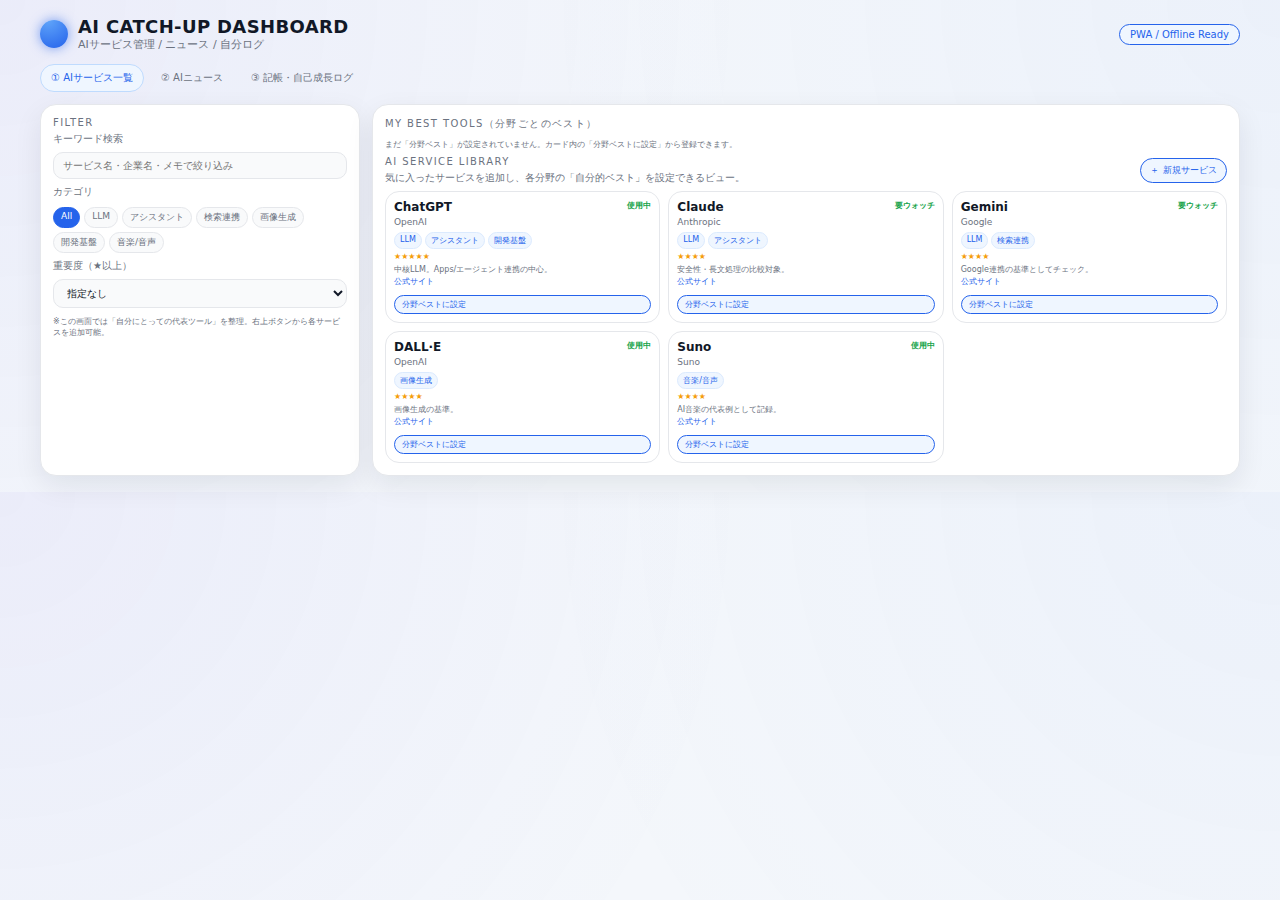
<file: index.html>
<!doctype html>
<html lang="ja">
<head>
  <meta charset="utf-8">
  <title>AI Catch-up | Services</title>
  <meta name="viewport" content="width=device-width, initial-scale=1">
  <link rel="manifest" href="manifest.webmanifest">
  <link rel="stylesheet" href="style.css">
  <meta name="theme-color" content="#ffffff">
</head>
<body data-page="services">
<div class="app">
  <header class="app-header">
    <div class="logo">
      <div class="logo-icon"></div>
      <div>
        <div class="logo-text-main">AI CATCH-UP DASHBOARD</div>
        <div class="logo-text-sub">AIサービス管理 / ニュース / 自分ログ</div>
      </div>
    </div>
    <div class="chip">PWA / Offline Ready</div>
  </header>

  <nav class="navbar">
    <a href="index.html" class="nav-link active">① AIサービス一覧</a>
    <a href="news.html" class="nav-link">② AIニュース</a>
    <a href="log.html" class="nav-link">③ 記帳・自己成長ログ</a>
  </nav>

  <div class="layout-2col">
    <aside class="panel">
      <div class="section-title">Filter</div>
      <div class="filter-group">
        <label>キーワード検索</label>
        <input id="searchInput" type="text" placeholder="サービス名・企業名・メモで絞り込み">
        <label>カテゴリ</label>
        <div id="categoryPills" class="category-pills"></div>
        <label>重要度（★以上）</label>
        <select id="minStarsSelect">
          <option value="0">指定なし</option>
          <option value="3">★3以上</option>
          <option value="4">★4以上</option>
          <option value="5">★5のみ</option>
        </select>
      </div>
      <div class="note-small">
        ※この画面では「自分にとっての代表ツール」を整理。右上ボタンから各サービスを追加可能。
      </div>
    </aside>

    <main class="panel">
      <div style="margin-bottom:6px;">
        <div class="section-title">MY BEST TOOLS（分野ごとのベスト）</div>
        <div id="bestSummary" class="best-summary">
          <!-- JSで分野ごとのベストサービスを表示 -->
        </div>
      </div>

      <div style="display:flex;justify-content:space-between;align-items:center;margin-bottom:6px;">
        <div>
          <div class="section-title">AI SERVICE LIBRARY</div>
          <div style="font-size:10px;color:#6b7280;">
            気に入ったサービスを追加し、各分野の「自分的ベスト」を設定できるビュー。
          </div>
        </div>
        <button class="btn" id="toggleAddFormBtn"><span>＋</span>新規サービス</button>
      </div>

      <div class="panel" id="addForm" style="margin-bottom:6px;display:none;padding:8px;">
        <div class="section-title" style="margin-bottom:2px;">サービス追加</div>
        <div style="display:flex;gap:4px;margin-bottom:4px;">
          <input id="addName" placeholder="サービス名 (例: ChatGPT)">
          <input id="addProvider" placeholder="企業 (例: OpenAI)">
        </div>
        <div style="display:flex;gap:4px;margin-bottom:4px;">
          <input id="addCategories" placeholder="カテゴリ (カンマ区切り: LLM, 画像生成)">
          <input id="addStatus" placeholder="ステータス (使用中 / 要ウォッチ 等)">
        </div>
        <div style="display:flex;gap:4px;margin-bottom:4px;">
          <input id="addUrl" placeholder="URL (任意)">
          <input id="addStars" type="number" min="0" max="5" placeholder="重要度★ (0-5)">
        </div>
        <textarea id="addNote" placeholder="メモ (用途・評価など自由記入)"></textarea>
        <div style="display:flex;gap:6px;justify-content:flex-end;margin-top:4px;">
          <button class="btn btn-xs" id="saveServiceBtn">保存</button>
          <button class="btn btn-xs" id="cancelAddFormBtn" style="border-color:#d1d5db;color:#6b7280;background:#ffffff;">閉じる</button>
        </div>
        <div class="note-small">※端末のローカルストレージに保存されます。スマホごとに独立した「自分専用リスト」。</div>
      </div>

      <div id="cardsGrid" class="cards-grid"></div>
    </main>
  </div>
</div>
<script src="app.js"></script>
<script>
  if ('serviceWorker' in navigator) {
    navigator.serviceWorker.register('./service-worker.js').catch(console.error);
  }
</script>
</body>
</html>
</file>
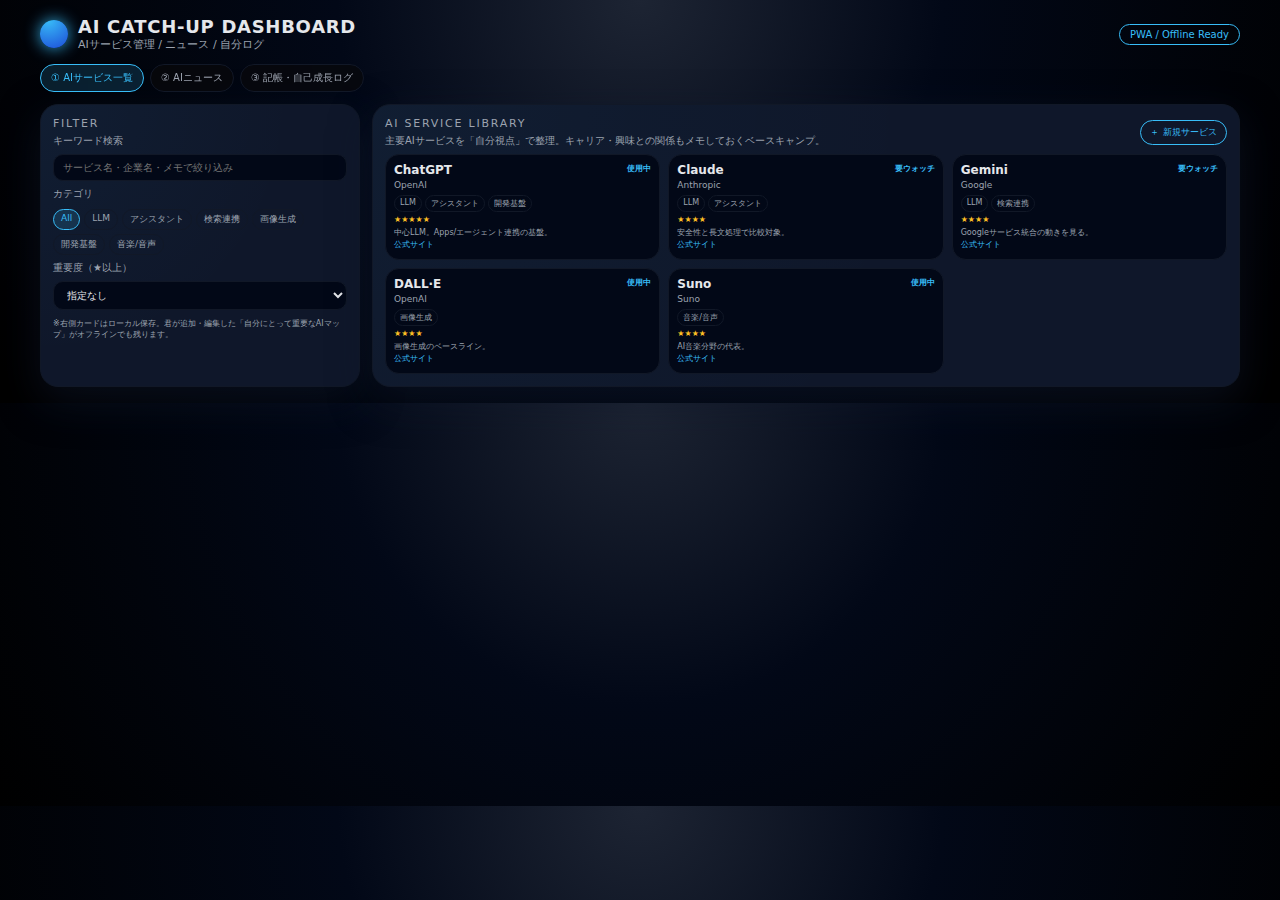
<file: AI_Catchup_PWA/index.html>
<!doctype html>
<html lang="ja">
<head>
  <meta charset="utf-8">
  <title>AI Catch-up | Services</title>
  <meta name="viewport" content="width=device-width, initial-scale=1">
  <link rel="manifest" href="manifest.webmanifest">
  <link rel="stylesheet" href="style.css">
  <meta name="theme-color" content="#020817">
</head>
<body data-page="services">
<div class="app">
  <header class="app-header">
    <div class="logo">
      <div class="logo-icon"></div>
      <div>
        <div class="logo-text-main">AI CATCH-UP DASHBOARD</div>
        <div class="logo-text-sub">AIサービス管理 / ニュース / 自分ログ</div>
      </div>
    </div>
    <div class="chip">PWA / Offline Ready</div>
  </header>

  <nav class="navbar">
    <a href="index.html" class="nav-link active">① AIサービス一覧</a>
    <a href="news.html" class="nav-link">② AIニュース</a>
    <a href="log.html" class="nav-link">③ 記帳・自己成長ログ</a>
  </nav>

  <div class="layout-2col">
    <aside class="panel">
      <div class="section-title">Filter</div>
      <div class="filter-group">
        <label>キーワード検索</label>
        <input id="searchInput" type="text" placeholder="サービス名・企業名・メモで絞り込み">
        <label>カテゴリ</label>
        <div id="categoryPills" class="category-pills"></div>
        <label>重要度（★以上）</label>
        <select id="minStarsSelect">
          <option value="0">指定なし</option>
          <option value="3">★3以上</option>
          <option value="4">★4以上</option>
          <option value="5">★5のみ</option>
        </select>
      </div>
      <div class="note-small">
        ※右側カードはローカル保存。君が追加・編集した「自分にとって重要なAIマップ」がオフラインでも残ります。
      </div>
    </aside>

    <main class="panel">
      <div style="display:flex;justify-content:space-between;align-items:center;margin-bottom:6px;">
        <div>
          <div class="section-title">AI SERVICE LIBRARY</div>
          <div style="font-size:10px;color:var(--muted);">
            主要AIサービスを「自分視点」で整理。キャリア・興味との関係もメモしておくベースキャンプ。
          </div>
        </div>
        <button class="btn" id="toggleAddFormBtn"><span>＋</span>新規サービス</button>
      </div>

      <div class="panel" id="addForm" style="margin-bottom:6px;display:none;padding:8px;">
        <div class="section-title" style="margin-bottom:2px;">サービス追加</div>
        <div style="display:flex;gap:4px;margin-bottom:4px;">
          <input id="addName" placeholder="サービス名 (例: ChatGPT)">
          <input id="addProvider" placeholder="企業 (例: OpenAI)">
        </div>
        <div style="display:flex;gap:4px;margin-bottom:4px;">
          <input id="addCategories" placeholder="カテゴリ (カンマ区切り: LLM, 画像生成)">
          <input id="addStatus" placeholder="ステータス (使用中 / 要ウォッチ 等)">
        </div>
        <div style="display:flex;gap:4px;margin-bottom:4px;">
          <input id="addUrl" placeholder="URL (任意)">
          <input id="addStars" type="number" min="0" max="5" placeholder="重要度★ (0-5)">
        </div>
        <textarea id="addNote" placeholder="メモ (自分にとっての位置づけ等)"></textarea>
        <div style="display:flex;gap:6px;justify-content:flex-end;margin-top:4px;">
          <button class="btn btn-xs" id="saveServiceBtn">保存</button>
          <button class="btn btn-xs" id="cancelAddFormBtn" style="border-color:#4b5563;color:#9ca3af;">閉じる</button>
        </div>
        <div class="note-small">※ブラウザのローカルストレージに保存されます（端末ごとに独立）。</div>
      </div>

      <div id="cardsGrid" class="cards-grid"></div>
    </main>
  </div>
</div>
<script src="app.js"></script>
<script>
  if ('serviceWorker' in navigator) {
    navigator.serviceWorker.register('./service-worker.js').catch(console.error);
  }
</script>
</body>
</html>
</file>
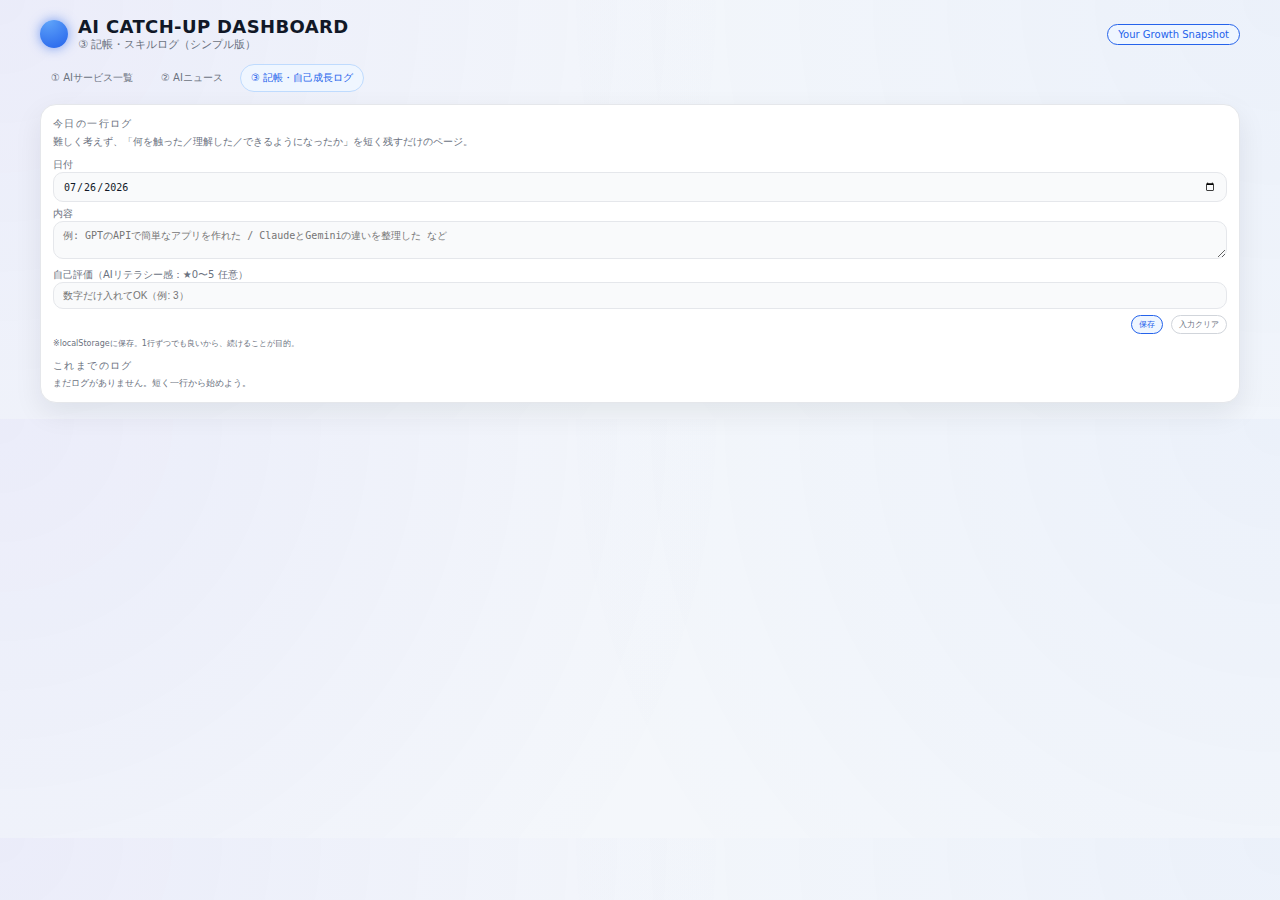
<file: log.html>
<!doctype html>
<html lang="ja">
<head>
  <meta charset="utf-8">
  <title>AI Catch-up | Log</title>
  <meta name="viewport" content="width=device-width, initial-scale=1">
  <link rel="manifest" href="manifest.webmanifest">
  <link rel="stylesheet" href="style.css">
  <meta name="theme-color" content="#ffffff">
</head>
<body data-page="log">
<div class="app">
  <header class="app-header">
    <div class="logo">
      <div class="logo-icon"></div>
      <div>
        <div class="logo-text-main">AI CATCH-UP DASHBOARD</div>
        <div class="logo-text-sub">③ 記帳・スキルログ（シンプル版）</div>
      </div>
    </div>
    <div class="chip">Your Growth Snapshot</div>
  </header>

  <nav class="navbar">
    <a href="index.html" class="nav-link">① AIサービス一覧</a>
    <a href="news.html" class="nav-link">② AIニュース</a>
    <a href="log.html" class="nav-link active">③ 記帳・自己成長ログ</a>
  </nav>

  <div class="panel log-layout">
    <section class="log-form">
      <div class="section-title">今日の一行ログ</div>
      <div style="font-size:10px;color:#6b7280;margin-bottom:4px;">
        難しく考えず、「何を触った／理解した／できるようになったか」を短く残すだけのページ。
      </div>
      <label>日付</label>
      <input id="logDate" type="date">
      <label style="margin-top:4px;">内容</label>
      <textarea id="logText" placeholder="例: GPTのAPIで簡単なアプリを作れた / ClaudeとGeminiの違いを整理した など"></textarea>
      <label style="margin-top:4px;">自己評価（AIリテラシー感：★0〜5 任意）</label>
      <input id="logScore" type="number" min="0" max="5" placeholder="数字だけ入れてOK（例: 3）">
      <div style="display:flex;gap:8px;justify-content:flex-end;margin-top:6px;">
        <button class="btn btn-xs" id="saveLogBtn">保存</button>
        <button class="btn btn-xs" id="clearTodayBtn" style="border-color:#d1d5db;color:#6b7280;background:#ffffff;">入力クリア</button>
      </div>
      <div class="note-small">
        ※localStorageに保存。1行ずつでも良いから、続けることが目的。
      </div>
    </section>

    <section>
      <div class="section-title">これまでのログ</div>
      <div id="logList" class="log-list"></div>
    </section>
  </div>
</div>
<script src="app.js"></script>
<script>
  if ('serviceWorker' in navigator) {
    navigator.serviceWorker.register('./service-worker.js').catch(console.error);
  }
</script>
</body>
</html>
</file>
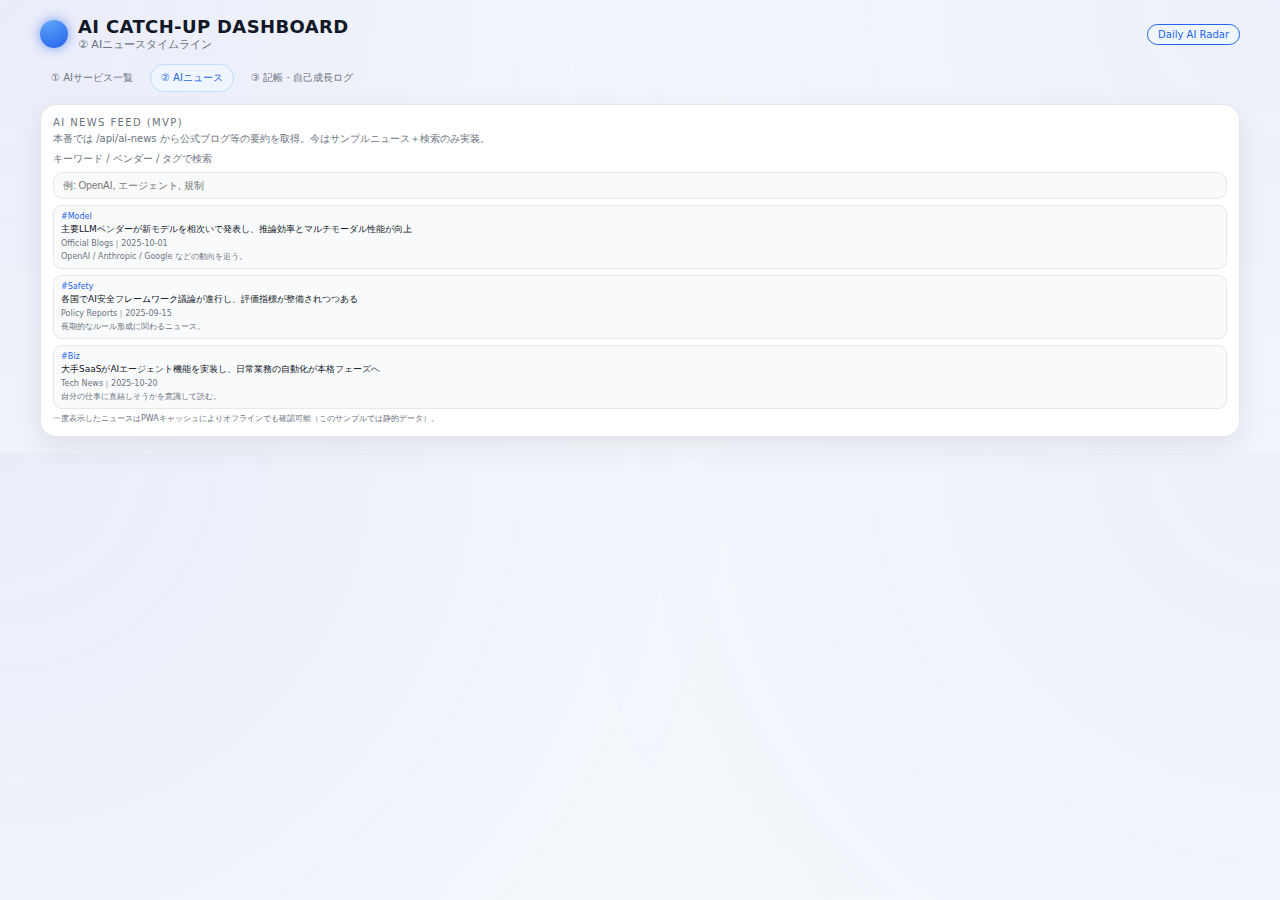
<file: news.html>
<!doctype html>
<html lang="ja">
<head>
  <meta charset="utf-8">
  <title>AI Catch-up | News</title>
  <meta name="viewport" content="width=device-width, initial-scale=1">
  <link rel="manifest" href="manifest.webmanifest">
  <link rel="stylesheet" href="style.css">
  <meta name="theme-color" content="#ffffff">
</head>
<body data-page="news">
<div class="app">
  <header class="app-header">
    <div class="logo">
      <div class="logo-icon"></div>
      <div>
        <div class="logo-text-main">AI CATCH-UP DASHBOARD</div>
        <div class="logo-text-sub">② AIニュースタイムライン</div>
      </div>
    </div>
    <div class="chip">Daily AI Radar</div>
  </header>

  <nav class="navbar">
    <a href="index.html" class="nav-link">① AIサービス一覧</a>
    <a href="news.html" class="nav-link active">② AIニュース</a>
    <a href="log.html" class="nav-link">③ 記帳・自己成長ログ</a>
  </nav>

  <div class="panel">
    <div class="section-title">AI NEWS FEED (MVP)</div>
    <div style="font-size:10px;color:#6b7280;margin-bottom:6px;">
      本番では /api/ai-news から公式ブログ等の要約を取得。今はサンプルニュース＋検索のみ実装。
    </div>
    <div class="filter-group" style="margin-bottom:6px;">
      <label>キーワード / ベンダー / タグで検索</label>
      <input id="newsSearchInput" type="text" placeholder="例: OpenAI, エージェント, 規制">
    </div>
    <div id="newsList" class="news-list"></div>
    <div class="note-small">
      一度表示したニュースはPWAキャッシュによりオフラインでも確認可能（このサンプルでは静的データ）。
    </div>
  </div>
</div>
<script src="app.js"></script>
<script>
  if ('serviceWorker' in navigator) {
    navigator.serviceWorker.register('./service-worker.js').catch(console.error);
  }
</script>
</body>
</html>
</file>
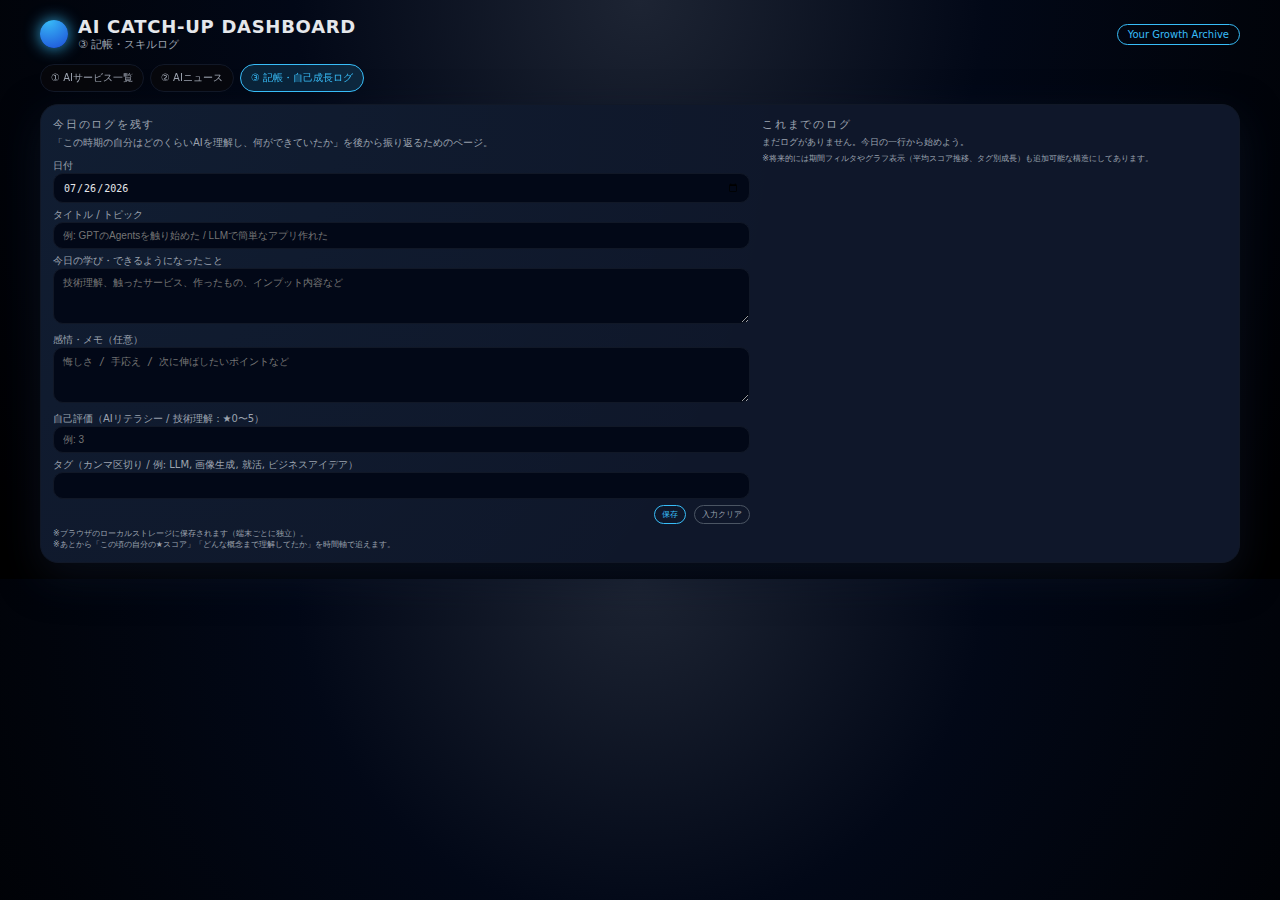
<file: AI_Catchup_PWA/log.html>
<!doctype html>
<html lang="ja">
<head>
  <meta charset="utf-8">
  <title>AI Catch-up | Log</title>
  <meta name="viewport" content="width=device-width, initial-scale=1">
  <link rel="manifest" href="manifest.webmanifest">
  <link rel="stylesheet" href="style.css">
  <meta name="theme-color" content="#020817">
</head>
<body data-page="log">
<div class="app">
  <header class="app-header">
    <div class="logo">
      <div class="logo-icon"></div>
      <div>
        <div class="logo-text-main">AI CATCH-UP DASHBOARD</div>
        <div class="logo-text-sub">③ 記帳・スキルログ</div>
      </div>
    </div>
    <div class="chip">Your Growth Archive</div>
  </header>

  <nav class="navbar">
    <a href="index.html" class="nav-link">① AIサービス一覧</a>
    <a href="news.html" class="nav-link">② AIニュース</a>
    <a href="log.html" class="nav-link active">③ 記帳・自己成長ログ</a>
  </nav>

  <div class="panel log-layout">
    <section class="log-form">
      <div class="section-title">今日のログを残す</div>
      <div style="font-size:10px;color:var(--muted);margin-bottom:4px;">
        「この時期の自分はどのくらいAIを理解し、何ができていたか」を後から振り返るためのページ。
      </div>
      <label>日付</label>
      <input id="logDate" type="date">
      <label style="margin-top:4px;">タイトル / トピック</label>
      <input id="logTitle" type="text" placeholder="例: GPTのAgentsを触り始めた / LLMで簡単なアプリ作れた">
      <label style="margin-top:4px;">今日の学び・できるようになったこと</label>
      <textarea id="logLearning" placeholder="技術理解、触ったサービス、作ったもの、インプット内容など"></textarea>
      <label style="margin-top:4px;">感情・メモ（任意）</label>
      <textarea id="logFeeling" placeholder="悔しさ / 手応え / 次に伸ばしたいポイントなど"></textarea>
      <label style="margin-top:4px;">自己評価（AIリテラシー / 技術理解：★0〜5）</label>
      <input id="logScore" type="number" min="0" max="5" placeholder="例: 3">
      <label style="margin-top:4px;">タグ（カンマ区切り / 例: LLM, 画像生成, 就活, ビジネスアイデア）</label>
      <input id="logTags" type="text">
      <div style="display:flex;gap:8px;justify-content:flex-end;margin-top:6px;">
        <button class="btn btn-xs" id="saveLogBtn">保存</button>
        <button class="btn btn-xs" id="clearTodayBtn" style="border-color:#4b5563;color:#9ca3af;">入力クリア</button>
      </div>
      <div class="note-small">
        ※ブラウザのローカルストレージに保存されます（端末ごとに独立）。<br>
        ※あとから「この頃の自分の★スコア」「どんな概念まで理解してたか」を時間軸で追えます。
      </div>
    </section>

    <section>
      <div class="section-title">これまでのログ</div>
      <div id="logList" class="log-list"></div>
      <div class="note-small">
        ※将来的には期間フィルタやグラフ表示（平均スコア推移、タグ別成長）も追加可能な構造にしてあります。
      </div>
    </section>
  </div>
</div>
<script src="app.js"></script>
<script>
  if ('serviceWorker' in navigator) {
    navigator.serviceWorker.register('./service-worker.js').catch(console.error);
  }
</script>
</body>
</html>
</file>
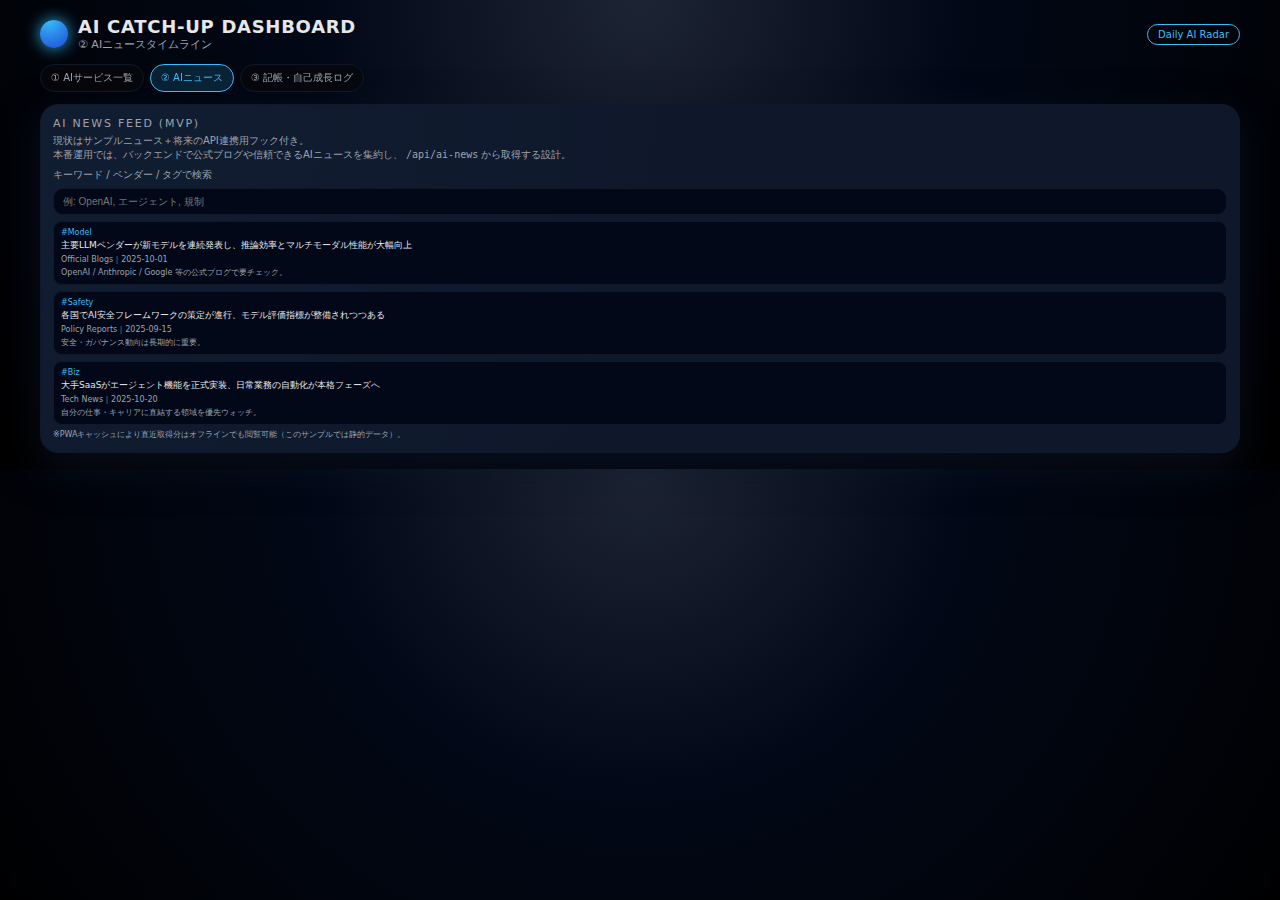
<file: AI_Catchup_PWA/news.html>
<!doctype html>
<html lang="ja">
<head>
  <meta charset="utf-8">
  <title>AI Catch-up | News</title>
  <meta name="viewport" content="width=device-width, initial-scale=1">
  <link rel="manifest" href="manifest.webmanifest">
  <link rel="stylesheet" href="style.css">
  <meta name="theme-color" content="#020817">
</head>
<body data-page="news">
<div class="app">
  <header class="app-header">
    <div class="logo">
      <div class="logo-icon"></div>
      <div>
        <div class="logo-text-main">AI CATCH-UP DASHBOARD</div>
        <div class="logo-text-sub">② AIニュースタイムライン</div>
      </div>
    </div>
    <div class="chip">Daily AI Radar</div>
  </header>

  <nav class="navbar">
    <a href="index.html" class="nav-link">① AIサービス一覧</a>
    <a href="news.html" class="nav-link active">② AIニュース</a>
    <a href="log.html" class="nav-link">③ 記帳・自己成長ログ</a>
  </nav>

  <div class="panel">
    <div class="section-title">AI NEWS FEED (MVP)</div>
    <div style="font-size:10px;color:var(--muted);margin-bottom:6px;">
      現状はサンプルニュース＋将来のAPI連携用フック付き。<br>
      本番運用では、バックエンドで公式ブログや信頼できるAIニュースを集約し、
      <code>/api/ai-news</code> から取得する設計。
    </div>
    <div class="filter-group" style="margin-bottom:6px;">
      <label>キーワード / ベンダー / タグで検索</label>
      <input id="newsSearchInput" type="text" placeholder="例: OpenAI, エージェント, 規制">
    </div>
    <div id="newsList" class="news-list"></div>
    <div class="note-small">
      ※PWAキャッシュにより直近取得分はオフラインでも閲覧可能（このサンプルでは静的データ）。
    </div>
  </div>
</div>
<script src="app.js"></script>
<script>
  if ('serviceWorker' in navigator) {
    navigator.serviceWorker.register('./service-worker.js').catch(console.error);
  }
</script>
</body>
</html>
</file>
<file: style.css>
:root {
  --bg: #f4f7fb;
  --bg-soft: #ffffff;
  --panel: #ffffff;
  --accent: #2563eb;
  --accent-soft: rgba(37,99,235,0.12);
  --text: #111827;
  --muted: #6b7280;
  --border: #e5e7eb;
  --radius-xl: 16px;
  --shadow-soft: 0 10px 28px rgba(15,23,42,0.08);
  --transition-fast: 0.22s ease;
  --font: system-ui, -apple-system, BlinkMacSystemFont, -apple-system, "SF Pro Text", sans-serif;
}

* { box-sizing: border-box; }

body {
  margin: 0;
  padding: 16px;
  font-family: var(--font);
  background:
    radial-gradient(circle at top left, rgba(79,70,229,0.06), transparent 55%),
    radial-gradient(circle at top right, rgba(37,99,235,0.04), transparent 55%),
    var(--bg);
  color: var(--text);
}

.app {
  max-width: 1200px;
  margin: 0 auto;
}

.app-header {
  display: flex;
  align-items: center;
  justify-content: space-between;
  gap: 12px;
  margin-bottom: 12px;
}

.logo {
  display: flex;
  align-items: center;
  gap: 10px;
}

.logo-icon {
  width: 28px;
  height: 28px;
  border-radius: 999px;
  background: radial-gradient(circle at 30% 0, #60a5fa, #2563eb);
  box-shadow: 0 0 12px rgba(37,99,235,0.6);
}

.logo-text-main {
  font-weight: 600;
  letter-spacing: 0.02em;
  font-size: 18px;
  color: #111827;
}

.logo-text-sub {
  font-size: 11px;
  color: var(--muted);
}

.chip {
  padding: 4px 10px;
  border-radius: 999px;
  border: 1px solid var(--accent);
  font-size: 10px;
  color: var(--accent);
  white-space: nowrap;
  background-color: #eff6ff;
}

nav.navbar {
  display: flex;
  gap: 6px;
  margin-bottom: 12px;
  flex-wrap: wrap;
}

.nav-link {
  font-size: 10px;
  padding: 6px 10px;
  border-radius: 999px;
  border: 1px solid transparent;
  color: var(--muted);
  text-decoration: none;
  background: transparent;
  transition: var(--transition-fast);
}

.nav-link:hover {
  color: var(--accent);
  background: #eff6ff;
  border-color: #dbeafe;
}

.nav-link.active {
  color: var(--accent);
  border-color: #bfdbfe;
  background: #eff6ff;
}

.panel {
  background: var(--panel);
  border-radius: var(--radius-xl);
  border: 1px solid var(--border);
  padding: 12px;
  box-shadow: var(--shadow-soft);
}

/* Layouts */
.layout-2col {
  display: grid;
  grid-template-columns: minmax(260px, 320px) minmax(0,1fr);
  gap: 12px;
}
@media (max-width: 800px) {
  .layout-2col {
    grid-template-columns: 1fr;
  }
}

.section-title {
  font-size: 10px;
  color: var(--muted);
  text-transform: uppercase;
  letter-spacing: 0.14em;
  margin-bottom: 4px;
}

label {
  font-size: 10px;
  color: var(--muted);
}

input, select, textarea {
  width: 100%;
  background: #f9fafb;
  border-radius: 10px;
  border: 1px solid #e5e7eb;
  padding: 7px 9px;
  color: #111827;
  font-size: 10px;
  outline: none;
  transition: var(--transition-fast);
}

input:focus, select:focus, textarea:focus {
  border-color: var(--accent);
  box-shadow: 0 0 0 2px rgba(37,99,235,0.10);
  background: #ffffff;
}

.filter-group {
  display: flex;
  flex-direction: column;
  gap: 6px;
  margin-bottom: 8px;
}

.category-pills {
  display: flex;
  flex-wrap: wrap;
  gap: 4px;
  margin-top: 2px;
}
.category-pill {
  padding: 3px 7px;
  border-radius: 999px;
  font-size: 9px;
  border: 1px solid #e5e7eb;
  color: var(--muted);
  cursor: pointer;
  background: #f9fafb;
  transition: var(--transition-fast);
}
.category-pill:hover {
  background: #eff6ff;
  color: var(--accent);
  border-color: #dbeafe;
}
.category-pill.active {
  background: var(--accent);
  border-color: var(--accent);
  color: #ffffff;
}

/* News list */
.news-list {
  display: flex;
  flex-direction: column;
  gap: 6px;
  margin-top: 4px;
  max-height: 260px;
  overflow-y: auto;
}
.news-item {
  padding: 6px 7px;
  border-radius: 9px;
  background: #f9fafb;
  border: 1px solid #e5e7eb;
  font-size: 9px;
  display: grid;
  gap: 2px;
}
.news-tag {
  font-size: 8px;
  color: var(--accent);
}
.news-title {
  font-size: 9px;
  font-weight: 500;
  color: #111827;
}
.news-meta {
  font-size: 8px;
  color: var(--muted);
}

/* Cards */
.cards-grid {
  display: grid;
  grid-template-columns: repeat(auto-fill, minmax(210px, 1fr));
  gap: 8px;
}
.card {
  background: #ffffff;
  border-radius: 14px;
  border: 1px solid #e5e7eb;
  padding: 8px;
  display: grid;
  gap: 3px;
  transition: var(--transition-fast);
  position: relative;
  overflow: hidden;
}
.card:hover {
  transform: translateY(-1px);
  box-shadow: 0 10px 22px rgba(15,23,42,0.10);
  border-color: #bfdbfe;
}
.card-title {
  font-size: 12px;
  font-weight: 600;
  display: flex;
  justify-content: space-between;
  gap: 6px;
  color: #111827;
}
.card-provider {
  font-size: 9px;
  color: var(--muted);
}
.card-tags {
  display: flex;
  flex-wrap: wrap;
  gap: 3px;
  margin-top: 2px;
}
.card-tag {
  padding: 2px 5px;
  border-radius: 999px;
  font-size: 8px;
  background: #eff6ff;
  border: 1px solid #dbeafe;
  color: #2563eb;
}
.card-status {
  font-size: 8px;
  color: #16a34a;
}
.card-note {
  font-size: 8px;
  color: var(--muted);
  line-height: 1.5;
}
.card-link {
  font-size: 8px;
  color: var(--accent);
  text-decoration: none;
}
.card-stars {
  font-size: 8px;
  color: #f59e0b;
}
.card-best {
  font-size: 8px;
  color: #db2777;
}

/* Buttons */
.btn {
  display: inline-flex;
  align-items: center;
  gap: 4px;
  padding: 5px 9px;
  border-radius: 999px;
  border: 1px solid var(--accent);
  background: #eff6ff;
  color: var(--accent);
  font-size: 9px;
  cursor: pointer;
  transition: var(--transition-fast);
}
.btn:hover {
  background: var(--accent);
  color: #ffffff;
  box-shadow: 0 6px 16px rgba(37,99,235,0.35);
}
.btn-xs {
  padding: 3px 7px;
  font-size: 8px;
}

/* Best tools summary */
.best-summary {
  display: flex;
  flex-wrap: wrap;
  gap: 4px;
  margin-bottom: 6px;
  font-size: 8px;
  color: var(--muted);
}
.best-pill {
  padding: 2px 6px;
  border-radius: 999px;
  background: #eff6ff;
  border: 1px solid #dbeafe;
  color: #2563eb;
}

/* Log page - simpler layout */
.log-layout {
  display: block;
}
.log-form {
  margin-bottom: 10px;
}
.log-list {
  display: flex;
  flex-direction: column;
  gap: 6px;
  max-height: 320px;
  overflow-y: auto;
}
.log-item {
  padding: 6px 7px;
  border-radius: 10px;
  background: #f9fafb;
  border: 1px solid #e5e7eb;
  font-size: 9px;
  display: grid;
  gap: 2px;
}
.log-date {
  font-size: 8px;
  color: var(--accent);
}
.log-title {
  font-size: 9px;
  font-weight: 500;
  color: #111827;
}
.log-body {
  font-size: 9px;
  color: var(--muted);
}
.log-metrics {
  font-size: 8px;
  color: #f59e0b;
}

.note-small {
  font-size: 8px;
  color: var(--muted);
  margin-top: 4px;
}
</file>
<file: AI_Catchup_PWA/style.css>
:root {
  --bg: #050814;
  --panel: #0f172a;
  --accent: #38bdf8;
  --accent-soft: rgba(56,189,248,0.16);
  --text: #e5e7eb;
  --muted: #9ca3af;
  --border: #111827;
  --radius-xl: 18px;
  --shadow-soft: 0 14px 40px rgba(15,23,42,0.55);
  --transition-fast: 0.22s ease;
  --font: system-ui, -apple-system, BlinkMacSystemFont, "SF Pro Text", sans-serif;
}

* { box-sizing: border-box; }

body {
  margin: 0;
  padding: 16px;
  font-family: var(--font);
  background: radial-gradient(circle at top, #1d2433 0, #020817 40%, #000 100%);
  color: var(--text);
}

.app {
  max-width: 1200px;
  margin: 0 auto;
}

.app-header {
  display: flex;
  align-items: center;
  justify-content: space-between;
  gap: 12px;
  margin-bottom: 12px;
}

.logo {
  display: flex;
  align-items: center;
  gap: 10px;
}

.logo-icon {
  width: 28px;
  height: 28px;
  border-radius: 999px;
  background: radial-gradient(circle at 30% 0, #38bdf8, #1d4ed8);
  box-shadow: 0 0 16px rgba(56,189,248,0.9);
}

.logo-text-main {
  font-weight: 600;
  letter-spacing: 0.04em;
  font-size: 18px;
}

.logo-text-sub {
  font-size: 11px;
  color: var(--muted);
}

.chip {
  padding: 4px 10px;
  border-radius: 999px;
  border: 1px solid var(--accent);
  font-size: 10px;
  color: var(--accent);
  white-space: nowrap;
}

nav.navbar {
  display: flex;
  gap: 6px;
  margin-bottom: 12px;
  flex-wrap: wrap;
}

.nav-link {
  font-size: 10px;
  padding: 6px 10px;
  border-radius: 999px;
  border: 1px solid var(--border);
  color: var(--muted);
  text-decoration: none;
  backdrop-filter: blur(8px);
  background: rgba(9,9,11,0.7);
  transition: var(--transition-fast);
}

.nav-link:hover {
  color: var(--accent);
  border-color: var(--accent);
  box-shadow: 0 0 14px rgba(56,189,248,0.5);
}

.nav-link.active {
  color: var(--accent);
  border-color: var(--accent);
  background: var(--accent-soft);
}

.panel {
  background: radial-gradient(circle at top left, rgba(56,189,248,0.04), transparent 60%), var(--panel);
  border-radius: var(--radius-xl);
  border: 1px solid var(--border);
  padding: 12px;
  box-shadow: var(--shadow-soft);
}

/* Service cards */
.layout-2col {
  display: grid;
  grid-template-columns: minmax(260px, 320px) minmax(0,1fr);
  gap: 12px;
}
@media (max-width: 800px) {
  .layout-2col {
    grid-template-columns: 1fr;
  }
}

.section-title {
  font-size: 11px;
  color: var(--muted);
  text-transform: uppercase;
  letter-spacing: 0.16em;
  margin-bottom: 4px;
}

label {
  font-size: 10px;
  color: var(--muted);
}

input, select, textarea {
  width: 100%;
  background: #020817;
  border-radius: 10px;
  border: 1px solid #111827;
  padding: 7px 9px;
  color: var(--text);
  font-size: 10px;
  outline: none;
  transition: var(--transition-fast);
}

input:focus, select:focus, textarea:focus {
  border-color: var(--accent);
  box-shadow: 0 0 9px rgba(56,189,248,0.35);
}

.filter-group {
  display: flex;
  flex-direction: column;
  gap: 6px;
  margin-bottom: 8px;
}

.category-pills {
  display: flex;
  flex-wrap: wrap;
  gap: 4px;
  margin-top: 2px;
}
.category-pill {
  padding: 3px 7px;
  border-radius: 999px;
  font-size: 9px;
  border: 1px solid #111827;
  color: var(--muted);
  cursor: pointer;
  transition: var(--transition-fast);
}
.category-pill.active {
  background: var(--accent-soft);
  border-color: var(--accent);
  color: var(--accent);
}

.news-list {
  display: flex;
  flex-direction: column;
  gap: 6px;
  margin-top: 4px;
  max-height: 260px;
  overflow-y: auto;
}
.news-item {
  padding: 6px 7px;
  border-radius: 9px;
  background: #020817;
  border: 1px solid #111827;
  font-size: 9px;
  display: grid;
  gap: 2px;
}
.news-tag {
  font-size: 8px;
  color: var(--accent);
}
.news-title {
  font-size: 9px;
  font-weight: 500;
}
.news-meta {
  font-size: 8px;
  color: var(--muted);
}

.cards-grid {
  display: grid;
  grid-template-columns: repeat(auto-fill, minmax(210px, 1fr));
  gap: 8px;
}
.card {
  background: #020817;
  border-radius: 14px;
  border: 1px solid #111827;
  padding: 8px;
  display: grid;
  gap: 3px;
  transition: var(--transition-fast);
  position: relative;
  overflow: hidden;
}
.card::before {
  content: "";
  position: absolute;
  inset: -40%;
  background: radial-gradient(circle at top, rgba(56,189,248,0.06), transparent 60%);
  opacity: 0;
  transition: var(--transition-fast);
  pointer-events: none;
}
.card:hover {
  transform: translateY(-1px);
  box-shadow: 0 12px 26px rgba(15,23,42,0.7);
  border-color: rgba(56,189,248,0.4);
}
.card:hover::before {
  opacity: 1;
}
.card-title {
  font-size: 12px;
  font-weight: 600;
  display: flex;
  justify-content: space-between;
  gap: 6px;
}
.card-provider {
  font-size: 9px;
  color: var(--muted);
}
.card-tags {
  display: flex;
  flex-wrap: wrap;
  gap: 3px;
  margin-top: 2px;
}
.card-tag {
  padding: 2px 5px;
  border-radius: 999px;
  font-size: 8px;
  background: #020817;
  border: 1px solid #111827;
  color: var(--muted);
}
.card-status {
  font-size: 8px;
  color: var(--accent);
}
.card-note {
  font-size: 8px;
  color: var(--muted);
  line-height: 1.5;
}
.card-link {
  font-size: 8px;
  color: var(--accent);
  text-decoration: none;
}
.card-stars {
  font-size: 8px;
  color: #fbbf24;
}

/* Buttons */
.btn {
  display: inline-flex;
  align-items: center;
  gap: 4px;
  padding: 5px 9px;
  border-radius: 999px;
  border: 1px solid var(--accent);
  background: transparent;
  color: var(--accent);
  font-size: 9px;
  cursor: pointer;
  transition: var(--transition-fast);
}
.btn:hover {
  background: var(--accent-soft);
  box-shadow: 0 0 12px rgba(56,189,248,0.45);
}
.btn-xs {
  padding: 3px 7px;
  font-size: 8px;
}

/* Log page */
.log-layout {
  display: grid;
  grid-template-columns: minmax(0, 1.5fr) minmax(260px, 1fr);
  gap: 12px;
}
@media (max-width: 900px) {
  .log-layout {
    grid-template-columns: 1fr;
  }
}

.log-form label {
  font-size: 10px;
}
.log-form textarea {
  height: 56px;
}

.log-tags {
  font-size: 9px;
  color: var(--muted);
  margin-top: 2px;
}

.log-list {
  display: flex;
  flex-direction: column;
  gap: 6px;
  max-height: 340px;
  overflow-y: auto;
}

.log-item {
  padding: 6px 7px;
  border-radius: 10px;
  background: #020817;
  border: 1px solid #111827;
  font-size: 9px;
  display: grid;
  gap: 2px;
}
.log-date {
  font-size: 8px;
  color: var(--accent);
}
.log-title {
  font-size: 9px;
  font-weight: 500;
}
.log-body {
  font-size: 9px;
  color: var(--muted);
}
.log-metrics {
  font-size: 8px;
  color: #fbbf24;
}

.note-small {
  font-size: 8px;
  color: var(--muted);
  margin-top: 4px;
}
</file>
